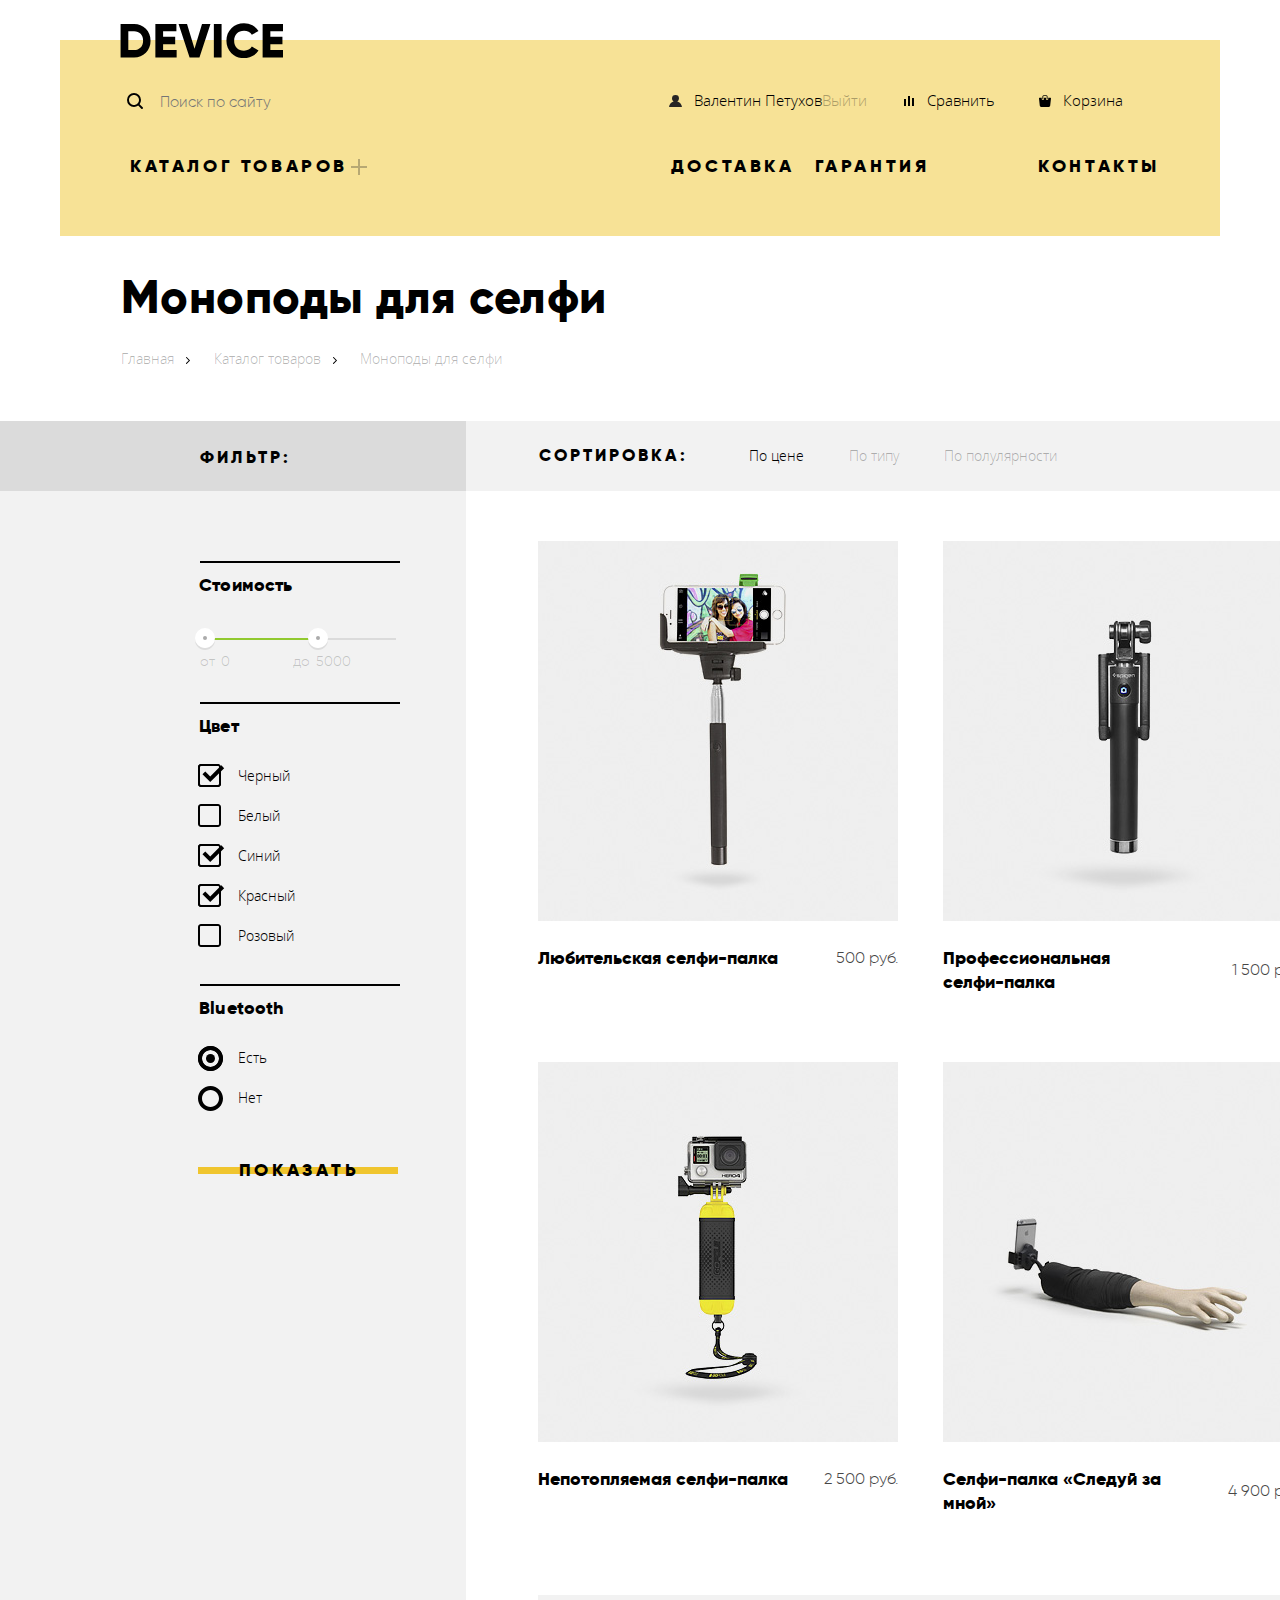
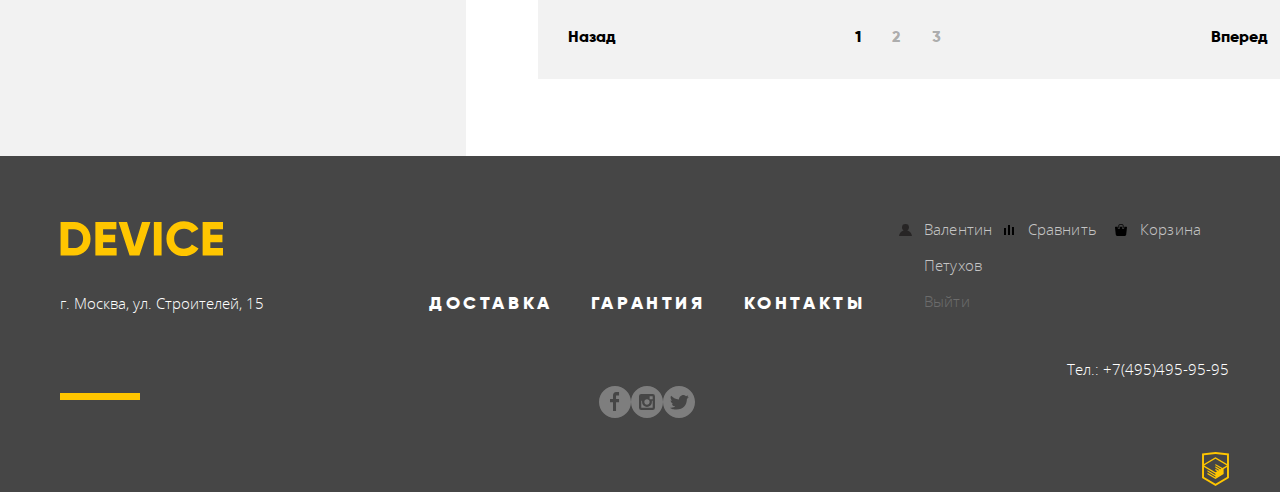
<file: catalog.html>
<!DOCTYPE html>
<html lang="ru">
  <head>
    <meta charset="utf-8">
    <title>HTML Academy: Девайс</title>
    <link href="css/normalize.css" rel="stylesheet">
    <link href="css/style.css" rel="stylesheet" type="text/css">
  </head>
  <body>

    <header class="main-header">

        <div class="center-container">
            <nav class="main-navigation">
                <a href="index.html" class="main-logo">
                    <svg  xmlns="http://www.w3.org/2000/svg"
                      xmlns:xlink="http://www.w3.org/1999/xlink"
                      width="163px" height="35px">
                    <path fill-rule="evenodd"
                    d="M163.881,27.119 L163.881,34.511 L142.617,34.511 L142.617,0.911 L163.640,0.911 L163.640,8.303 L150.349,8.303 L150.349,13.871 L162.431,13.871 L162.431,21.167 L150.349,21.167 L150.349,27.119 L163.881,27.119 ZM124.010,27.695 C125.717,27.695 127.272,27.327 128.674,26.591 C130.075,25.855 131.130,24.847 131.839,23.567 L138.509,27.406 C137.059,29.807 135.045,31.703 132.468,33.095 C129.889,34.487 127.071,35.183 124.010,35.183 C118.951,35.183 114.755,33.511 111.421,30.167 C108.086,26.823 106.419,22.671 106.419,17.711 C106.419,12.751 108.086,8.599 111.421,5.255 C114.755,1.911 118.951,0.239 124.010,0.239 C127.038,0.239 129.841,0.935 132.419,2.327 C134.997,3.719 137.026,5.615 138.509,8.014 L131.839,11.855 C131.098,10.543 130.034,9.527 128.650,8.806 C127.264,8.087 125.717,7.727 124.010,7.727 C121.014,7.727 118.621,8.639 116.833,10.463 C115.045,12.287 114.151,14.703 114.151,17.711 C114.151,20.719 115.045,23.135 116.833,24.959 C118.621,26.783 121.014,27.695 124.010,27.695 ZM93.853,0.911 L101.585,0.911 L101.585,34.511 L93.853,34.511 L93.853,0.911 ZM69.593,34.511 L58.574,0.911 L67.031,0.911 L74.522,25.631 L82.013,0.911 L90.471,0.911 L79.452,34.511 L69.593,34.511 ZM35.376,0.911 L56.399,0.911 L56.399,8.303 L43.109,8.303 L43.109,13.871 L55.191,13.871 L55.191,21.167 L43.109,21.167 L43.109,27.119 L56.641,27.119 L56.641,34.511 L35.376,34.511 L35.376,0.911 ZM14.112,34.511 L0.580,34.511 L0.580,0.911 L14.112,0.911 C18.783,0.911 22.690,2.519 25.832,5.735 C28.973,8.951 30.544,12.943 30.544,17.711 C30.544,22.479 28.973,26.471 25.832,29.687 C22.690,32.902 18.783,34.511 14.112,34.511 ZM20.612,10.871 C18.952,9.159 16.786,8.303 14.112,8.303 L8.313,8.303 L8.313,27.119 L14.112,27.119 C16.786,27.119 18.952,26.263 20.612,24.551 C22.271,22.839 23.101,20.559 23.101,17.711 C23.101,14.863 22.271,12.583 20.612,10.871 Z"/>
                    </svg>
                </a>
                <div class="first-line-menu">       
                    <div>
                        <form action="" method="get" class="search-form">
                            <input type="search" class="search-form-input" name="search-form" placeholder="Поиск по сайту">
                            <button class="search-form-submit" type="submit">Найти</button>
                        </form>
                    </div>
                    <ul class="user-navigation">
                        <li>
                          <a href="login.html" class="login logged-in">Валентин Петухов</a>
                        </li>
                        <li>
                          <a href="index.html" class="logout">Выйти</a>
                        </li>
                    </ul>
                    <ul class="customer-navigation">
                        <li><a href="compare.html" class="compare">Сравнить</a></li>
                        <li><a href="cart.html" class="cart">Корзина</a></li>
                    </ul>
                </div>
                <ul class="site-navigation">
                    <li class="site-navigation-to-catalog">
                        <a href="catalog.html">Каталог товаров</a>
                        <ul class="main-catalog-list">
                            <div class="menu-column-1">
                                <li><a href="">Виртуальная реальность</a></li>
                                <li><a href="catalog.html">Моноподы для селфи</a></li>
                                <li><a href="">Экшн-камеры</a></li>
                            </div>
                            <div class="menu-column-2">
                                <li><a href="">Фитнес-браслеты</a></li>
                                <li><a href="">Умные часы</a></li>
                            </div>
                            <div class="menu-column-3">
                            <li><a href="">Квадрокоптеры</a></li>
                            </div>
                        </ul>
                    </li>
                    <li><a href="delivery.html">Доставка</a></li>
                    <li><a href="guarantee.html">Гарантия</a></li>
                    <li><a href="contacts.html">Контакты</a></li>
                </ul>
             </nav>
        </div>
    </header>
    
    <main class="container">
        <div class="center-container">
            <h1 class="page-title">Моноподы для селфи</h1>
            
            <ul class="breadcrumbs">
                <li><a href="index.html">Главная</a></li>
                <li><a href="catalog.html">Каталог товаров</a></li>
                <li class="breadcrumbs-current"><a>Моноподы для селфи</a></li>
            </ul>
        </div>
        <div class="catalog-columns">

            <div class="catalog-columns-1 filter">
                    <h2>Фильтр:</h2>
                    <form method="get" action="https://echo.htmlacademy.ru">
                        <fieldset class="price-filter filter-item">
                            <legend class="filter-option-legend range-legend">Стоимость</legend>
                            <div class="range-controls">
                                <div class="scale">
                                    <div class="bar"></div>
                                </div>
                                <div class="toggle toggle-min"></div>
                                <div class="toggle toggle-max"></div>
                            </div>
                            <div class="price-controls">
                                <label class="min-price">от
                                    <input name="min-price" type="text" value="0">
                                </label>
                                <label class="max-price">до
                                    <input name="max-price" type="text" value="5000">
                                </label>
                            </div>
                        </fieldset>

                        <fieldset class="filter-item">
                            <legend  class="filter-option-legend">Цвет</legend>
                            <ul>
                                <li class="filter-option">
                                    <input class="visually-hidden filter-input filter-input-checkbox" type="checkbox" name="color" value="black" id="filter-black" checked>
                                    <label for="filter-black">Черный</label>
                                </li>
                                <li class="filter-option">
                                    <input class="visually-hidden filter-input filter-input-checkbox" type="checkbox" name="color" value="white" id="filter-white">
                                    <label for="filter-white">Белый</label>
                                </li>
                                <li class="filter-option">
                                    <input class="visually-hidden filter-input filter-input-checkbox" type="checkbox" name="color" value="blue" id="filter-blue" checked>
                                    <label for="filter-blue">Синий</label>
                                </li>
                                <li class="filter-option">
                                    <input class="visually-hidden filter-input filter-input-checkbox" type="checkbox" name="color" value="red" id="filter-red" checked>
                                    <label for="filter-red">Красный</label>
                                </li>
                                <li class="filter-option">
                                    <input class="visually-hidden filter-input filter-input-checkbox" type="checkbox" name="color" value="pink" id="filter-pink">
                                    <label for="filter-pink">Розовый</label>
                                </li>
                            </ul>
                        </fieldset>
                        <fieldset  class="filter-item filter-item-last-child">
                            <legend  class="filter-option-legend">Bluetooth</legend>
                            <ul>
                                <li class="filter-option">
                                    <input class="visually-hidden filter-input filter-input-radio" type="radio" name="bluetooth-group" value="bluetooth-on" checked id="bluetooth-on-group">
                                    <label for="bluetooth-on-group">Есть</label>
                                </li>
                                <li class="filter-option">
                                    <input class="visually-hidden filter-input filter-input-radio" type="radio" name="bluetooth-group" value="bluetooth-off" id="bluetooth-off-group">
                                    <label for="bluetooth-off-group">Нет</label>
                                </li>
                            </ul>
                        </fieldset>
                        <button type="submit" class="filter-button button">Показать</button>
                    </form>
            </div>
            <div class="catalog-columns-2">
                <section class="sort">
                    <h2>Сортировка:</h2>
                    <div class="sort-list">
                        <button class="sort-item"><a href="price-up.html" class="current-sort">По цене</a></button>
                        <button class="sort-item"><a href="type-up.html">По типу</a></button>
                        <button class="sort-item last-sort-item"><a href="popularity-up.html">По полулярности</a></button>
                    </div>
                    <div class="arrow-list">    
                        <button class="arrow-up arrow-current"><a><span class="visually-hidden">По убыванию</span></a></button>
                        <button class="arrow-down"><a><span class="visually-hidden">По возрастанию</span></a></button>
                    </div>
                     
                </section>
            
                <section>
                    <h2 class="visually-hidden">Список моноподов для селфи</h2>

                    <div class="catalog-list">
                        <div class="catalog-item">
                            <div class="actions">
                                <a class="cart" href="#">В корзину</a>
                                <a class="compare" href="#">Добавить к сравнению</a>
                            </div>
                            <div class="product-image">
                                <a href="amateur-selfie-stick.html">
                                    <img src="img/amateur-selfie-stick.jpg" width="360" height="380" alt="Любительская селфи-палка">
                                </a>
                            </div>
                            <div class="product-details">
                                <div class="title">
                                    <h3>
                                        <a href="amateur-selfie-stick.html">Любительская селфи-палка</a>
                                    </h3>
                                </div>
                                <div class="price">
                                    <span>500 руб.</span>
                                </div>
                            </div>
                        </div>

                        <div class="catalog-item">
                            <div class="actions">
                                <a class="cart" href="#">В корзину</a>
                                <a class="compare" href="#">Добавить к сравнению</a>
                            </div>
                            <div class="product-image">
                                <a href="professional-selfie-stick.html">
                                    <img src="img/professional-selfie-stick.jpg" width="360" height="380" alt="Профессиональная селфи-палка">
                                </a>
                            </div>
                            <div class="product-details">
                                <div class="title">
                                    <h3>
                                        <a href="professional-selfie-stick.html">Профессиональная селфи-палка
                                        </a>
                                    </h3>
                                </div>
                                <div class="price">
                                    <span>1 500 руб.</span>
                                </div>
                            </div>
                        </div>

                        <div class="catalog-item">
                            <div class="actions">
                                <a class="cart" href="#">В корзину</a>
                                <a class="compare" href="#">Добавить к сравнению</a>
                            </div>
                            <div class="product-image">
                                <a href="unsinkable-selfie-stick.html">
                                    <img src="img/unsinkable-selfie-stick.jpg" width="360" height="380" alt="Непотопляемая селфи-палка">
                                </a>
                            </div>
                            <div class="product-details">
                                <div class="title">
                                    <h3>
                                        <a href="unsinkable-selfie-stick.html">Непотопляемая селфи-палка
                                        </a>
                                    </h3>
                                </div>
                                <div class="price">
                                    <span>2 500 руб.</span>
                                </div>
                            </div>
                        </div>

                        <div class="catalog-item">
                            <div class="actions">
                                <a class="cart" href="#">В корзину</a>
                                <a class="compare" href="#">Добавить к сравнению</a>
                            </div>
                            <div class="product-image">
                                <a href="selfie-stick-follow-me.html">
                                    <img src="img/selfie-stick-follow-me.jpg" width="360" height="380" alt="Селфи-палка «Следуй за мной»">
                                </a>
                            </div>
                            <div class="product-details">
                                <div class="title">
                                    <h3>
                                       <a href="selfie-stick-follow-me.html">Селфи-палка «Следуй за мной»
                                        </a>
                                    </h3>
                                </div>
                                <div class="price">
                                    <span>4 900 руб.</span>
                                </div>
                            </div>
                        </div>
                    </div>
                </section>

                <ul class="pagination-list">
                    <li class="pagination-item-back"><a href="#">Назад</a></li>
                    <div class="center-pagination">
                        <li class="pagination-item pagination-item-current"><a>1</a></li>
                        <li class="pagination-item"><a href="#">2</a></li>
                        <li class="pagination-item"><a href="#">3</a></li>
                    </div>
                    <li class="pagination-item-forward"><a href="#">Вперед</a></li>
                </ul>
            </div>
        </div>
    </main>

        <footer class="main-footer">
        <div class="center-container"> 
        <div class="footer-column footer-column-1">
            <a class="footer-logo">
                <svg  xmlns="http://www.w3.org/2000/svg"
                      xmlns:xlink="http://www.w3.org/1999/xlink"
                      width="163px" height="35px">
                    <path fill-rule="evenodd"
                    d="M163.881,27.119 L163.881,34.511 L142.617,34.511 L142.617,0.911 L163.640,0.911 L163.640,8.303 L150.349,8.303 L150.349,13.871 L162.431,13.871 L162.431,21.167 L150.349,21.167 L150.349,27.119 L163.881,27.119 ZM124.010,27.695 C125.717,27.695 127.272,27.327 128.674,26.591 C130.075,25.855 131.130,24.847 131.839,23.567 L138.509,27.406 C137.059,29.807 135.045,31.703 132.468,33.095 C129.889,34.487 127.071,35.183 124.010,35.183 C118.951,35.183 114.755,33.511 111.421,30.167 C108.086,26.823 106.419,22.671 106.419,17.711 C106.419,12.751 108.086,8.599 111.421,5.255 C114.755,1.911 118.951,0.239 124.010,0.239 C127.038,0.239 129.841,0.935 132.419,2.327 C134.997,3.719 137.026,5.615 138.509,8.014 L131.839,11.855 C131.098,10.543 130.034,9.527 128.650,8.806 C127.264,8.087 125.717,7.727 124.010,7.727 C121.014,7.727 118.621,8.639 116.833,10.463 C115.045,12.287 114.151,14.703 114.151,17.711 C114.151,20.719 115.045,23.135 116.833,24.959 C118.621,26.783 121.014,27.695 124.010,27.695 ZM93.853,0.911 L101.585,0.911 L101.585,34.511 L93.853,34.511 L93.853,0.911 ZM69.593,34.511 L58.574,0.911 L67.031,0.911 L74.522,25.631 L82.013,0.911 L90.471,0.911 L79.452,34.511 L69.593,34.511 ZM35.376,0.911 L56.399,0.911 L56.399,8.303 L43.109,8.303 L43.109,13.871 L55.191,13.871 L55.191,21.167 L43.109,21.167 L43.109,27.119 L56.641,27.119 L56.641,34.511 L35.376,34.511 L35.376,0.911 ZM14.112,34.511 L0.580,34.511 L0.580,0.911 L14.112,0.911 C18.783,0.911 22.690,2.519 25.832,5.735 C28.973,8.951 30.544,12.943 30.544,17.711 C30.544,22.479 28.973,26.471 25.832,29.687 C22.690,32.902 18.783,34.511 14.112,34.511 ZM20.612,10.871 C18.952,9.159 16.786,8.303 14.112,8.303 L8.313,8.303 L8.313,27.119 L14.112,27.119 C16.786,27.119 18.952,26.263 20.612,24.551 C22.271,22.839 23.101,20.559 23.101,17.711 C23.101,14.863 22.271,12.583 20.612,10.871 Z"/>
                </svg>
            </a>
            <address class="footer-contacts">
               г. Москва, ул. Строителей, 15
            </address> 
            
        </div>

        <div class="footer-column footer-column-2">
            <ul class="footer-features">
                <li><a href="delivery.html">Доставка</a></li>
                <li><a href="guarantee.html">Гарантия</a></li>
                <li><a href="contacts.html">Контакты</a></li>
            </ul>
            <ul class="social-buttons">
                <li><a class="social-button facebook" href="#"><span class="visually-hidden">Facebook</span><img src="img/svg/fb.svg" width="32" height="32"></a></li>
                <li><a class="social-button instagram" href="#"><span class="visually-hidden">Instagram</span><img src="img/svg/instagram.svg" width="32" height="32"></a></li>
                <li><a class="social-button twitter" href="#"><span class="visually-hidden">Twitter</span><img src="img/svg/twitter.svg" width="32" height="32"></a></li>
            </ul>
        </div>

        <div class="footer-column footer-column-3">
            <ul class="footer-navigation">
                <li>
                  <a href="login.html" class="login logged-in">Валентин Петухов</a>
                  <a href="index.html" class="logout">Выйти</a>
                </li>
                <li><a href="compare.html" class="compare">Сравнить</a></li>
                <li><a href="cart.html" class="cart">Корзина</a></li>
            </ul>

            <p class="footer-phone">
               Тел.: +7(495)495-95-95 
            </p>

            <div class="html-academy-logo">
                <a class="html-academy-logo" href="https://htmlacademy.ru">
                    <svg version="1.1" id="Layer_1" xmlns="http://www.w3.org/2000/svg" xmlns:xlink="http://www.w3.org/1999/xlink" x="0px" y="0px" width="27px" height="34px" viewBox="0 0 26.943 34.09" enable-background="new 0 0 26.943 34.09" xml:space="preserve">
                        <path d="M13.62,0.017L13.472,0L0,1.412v24.661l13.473,8.017l13.43-7.99l0.042-0.025V1.412L13.62,0.017z M25.019,12.127L13.495,5.334 L13.494,5.23l-0.087,0.05l-0.088-0.056v0.109L1.925,12.118V3.147l11.548-1.212l11.547,1.212V12.127z M13.405,6.787L24.923,13.5 l-4.479,2.64l-7.093-4.221l-0.014,1.415l5.904,3.513l-0.86,0.507l-5.03-2.992l-0.014,1.415l3.827,2.275l-0.782,0.523l-3.031-1.787 l-0.014,1.413l1.853,1.091l-1.8,1.081L2.034,13.622L13.405,6.787z M1.925,15.127l11.411,6.791l0.016,1.044L5.41,18.234L5.395,19.65 l7.979,4.795l0.018,1.076l-7.973-4.74l-0.013,1.414l8.021,4.822l0.046,0.025l8.143-4.872l-0.011-5.177l3.415-2.036v10.021 L13.472,31.85L1.925,24.979V15.127z"/>
                    </svg>
                </a>
            </div>
        </div>

    </div>

    </footer>
    
  </body>
</html>
</file>
<file: css/style.css>
@font-face {
    font-family: "Gilroy";
    src: url("../fonts/web/gilroyextrabold.woff2") format("woff2"),
	   url("../fonts/web/gilroyextrabold.woff") format("woff");
    font-weight: 800;
    font-style: normal; 
}

@font-face {
    font-family: "OpenSans";
    src: url("../fonts/web/opensans.woff2") format("woff2"),
	   url("../fonts/web/opensans.woff") format("woff");
    font-weight: 400;
    font-style: normal; 
}
@font-face {
    font-family: "OpenSans";
    src: url("../fonts/web/opensanslight.woff2") format("woff2"),
	   url("../fonts/web/opensanslight.woff") format("woff");
    font-weight: 300;
    font-style: normal; 
}

@font-face {
    font-family: "Gilroy";
    src: url("../fonts/web/gilroylight.woff2") format("woff2"),
	   url("../fonts/web/gilroylight.woff") format("woff");
    font-weight: 300;
    font-style: normal; 
}

body {
    min-width: 1200px;
    margin: 0;
    padding: 0;

    font-family: "Gilroy", "Arial", Sans-serif;
/*    font-size: 18px;*/
    line-height: 24px;
    font-weight: 700;
    color: #000000;
}

a {
    text-decoration: none;
}

.center-container {
    width: 1160px;
    margin: 0 auto;
   /* padding: 20px;*/
}

.main-header {
    width: 1160px;
    margin: 0 auto;
    margin-top: 40px;
    padding: 0 60px;

    font-size: 18px;
    line-height: 24px; 
    color: #000000;
}

.main-navigation {
    position: relative;
    padding: 33px 60px 32px 60px;
    display: flex;
    flex-direction: column;
    align-items: center;
    background-color: #f7e296;
    /*background: linear-gradient(to bottom, white 10%, #f7e296 10%);*/
}

.main-logo {
    position: absolute;
    top: -17px;
    left: 60px;

    display: block;
    width: 163px;
    height: 35px;
    /*margin-left: 59px;*/
    align-self: flex-start;
}

.first-line-menu {
    display: flex;
    justify-content: space-between;
    align-items: center;
    width: 100%;
    margin-bottom: 27px;
}

form.search-form {
    position: relative;
}

form.search-form::before {
    position: absolute;
    top: 15px;
    left: 6px;
    
    content: "";
    width: 16px;
    height: 16px;

    background-image: url(../img/svg/search.svg);
    background-position: 50% 50%;
    background-repeat: no-repeat;
}

.search-form {
    display: flex;
    width: 437px;
    min-height: 49px;
    margin: 0;
    margin-top: 5px;
    margin-left: 1px;
    margin-right: 100px;
    padding: 0;
    padding-left: 36px;


    font-size: 15px;
    line-height: 30px; 

    border: 0;
    color: rgba(0, 0, 0, 0.3);
}

.search-form input {
    width: 356px;
    padding: 0;


    margin-left: 3px;

    background-color: transparent;
    outline: none;
    border: none;  
}

.search-form button {
    display: none;
}

.search-form-input:focus ~ .search-form-submit {
    display: block;
    width: 85px;
    min-height: 49px;

    background-color: transparent;
    border: solid #000000 2px;
    color: #000000;
}

.search-form-submit:hover button{
    background-color: #000000;
    color: #ffffff;
}

/*.search-form button:active {
    background-color: #000000;
    color: rgba(255, 255, 255, 0.3);
}*/

.search-form-input:focus {
    border-bottom: solid 2px #000000;
}

.search-form:hover {
    color: rgba(0, 0, 0, 0.6);
}

.user-navigation,
.customer-navigation {
    display: flex;
    /*justify-content: space-between;*/
    width: 430px;
    margin: 0;

    padding: 0;

    list-style: none;
}

.user-navigation a,
.customer-navigation a {
    color: #000000;
    font-family: "OpenSans", "Arial", Sans-serif;
    font-weight: 300;
    font-size: 15px;
    line-height: 30px;
}

.user-navigation a:hover,
.customer-navigation a:hover { 
    color: rgba(0, 0, 0, 0.6);
}

.user-navigation a:active,
.customer-navigation a:active {
    color: rgba(0, 0, 0, 0.3);
}

.user-navigation .login {
    position: relative;

    margin-right: 231px;
}

.user-navigation .logged-in {
    margin-right: 0;
    width: 231px;
}

.customer-navigation .compare,
.customer-navigation .cart {
    position: relative;
}

.customer-navigation .compare {
    margin-right: 27px;
    padding-right: 41px;
}

.user-navigation .login::before,
.customer-navigation .compare::before,
.customer-navigation .cart::before {
    position: absolute;
    top: 5px;
    left: -25px;
    content: "";

    width: 13px;
    height: 12px;

    background-position: 50% 50%;
    background-repeat: no-repeat;
}

.user-navigation .login::before {
    background-image: url(../img/svg/user.svg);
}
.customer-navigation .compare::before {
    background-image: url(../img/svg/compare.svg);
}
.customer-navigation .cart::before {
    background-image: url(../img/svg/cart.svg);
}

.site-navigation {
    position: relative;

    display: flex;
    /*justify-content: space-between;*/
    min-height: 50px;
    margin: 0 auto;
    padding: 0px;
    width: 100%;

    background-color: #f7e296;

    list-style: none;
}

.site-navigation li:last-child {
   margin-left: auto;
}

.site-navigation > li:last-child a {
   margin: 0;
}

.site-navigation-to-catalog {
    flex-basis: 52%;
}

.site-navigation-to-catalog a {
    position: relative;

    padding-right: 32px;
}

.site-navigation-to-catalog > a::before {
    position: absolute;
    top: 4px;
    right: 13px;
    
    content: "";
    width: 16px;
    height: 16px;

    background-image: url(../img/svg/plus.svg);
    background-position: 50% 50%;
    background-repeat: no-repeat;
    opacity: 0.3;
}

.site-navigation a {
    margin: 10px;

    color: #000000;
    font-family: "Gilroy", "Arial", Sans-serif;
    font-weight: 800;
    font-size: 18px;
    line-height: 24px;
    text-transform: uppercase;
    letter-spacing: 3.6px;
}

.site-navigation a:hover {
    opacity: 0.6;
}

.site-navigation a:active {
    opacity: 0.3;
}

.main-catalog-list {
    position: absolute;
    top: 40px;
    left: -60px;

    display: none;
    box-sizing: border-box;
    width: 1160px;
    padding-left: 60px;
    padding-bottom: 47px;
    z-index: 10;
    
    background-color: #f7e296;
    list-style: none;

}

.logout {
    opacity: 0.3;
}

.logout:hover {
    opacity: 0.6;
}

.main-catalog-list a {
    font-family: "Gilroy", "Arial", Sans-serif;
    font-weight: 800;
    font-size: 18px;
    line-height: 24px;
    letter-spacing: 0.15px;
    color: #000000;
}


.site-navigation-to-catalog:hover .main-catalog-list {
  display: flex;
  justify-content: flex-start;
}

.menu-column-1,
.menu-column-2,
.menu-column-3 {
    margin-right: 58px;
}


.site-navigation-to-catalog .main-catalog-list a {
    color: #000000;
    font-family: "OpenSans", "Arial", Sans-serif;
    font-weight: 300;
    font-size: 15px;
    line-height: 36px; 
    text-transform: capitalize;
}

.main-catalog-list a:hover {
    opacity: 0.6;
}

.main-catalog-list a:active {
    opacity: 0.3;
}

.slider {
    position: relative;
}

section.slider {
    background: linear-gradient(to bottom, #f7e296 113px, #ffffff 113px, #ffffff 100%);
    margin: 0;
}
/*для визульности*/
ul.slider-list {
    min-height: 530px;
    margin: 0;
    padding: 0;
}

.slider-item:nth-child(1) .slider-details::after,
.slider-item:nth-child(2) .slider-details::after,
.slider-item:nth-child(3) .slider-details::after{
  position: absolute;
  top: -11px;
  right: 46px;
  z-index: 0;

  font-size: 179.2px;
  line-height: 179.2px;
  letter-spacing: 0.01em;
  color: #ffffff;
}

.slider-item:nth-child(1) .slider-details::after{
    content: "01";
}

.slider-item:nth-child(2) .slider-details::after{
    content: "02";
}

.slider-item:nth-child(3) .slider-details::after{
    content: "03";
}

.slider-item.slide {
    display: none;
}

.slider-list b {
    position: relative;
    z-index: 1;

    color: #000000;
    font-family: "Gilroy", "Arial", Sans-serif;
    font-weight: 800;
    font-size: 47px;
    line-height: 56px;
    letter-spacing: 0.48px;
}

.slider-list p {
    color: #464646;
    font-family: "OpenSans", "Arial", Sans-serif;
    font-weight: 300;
    font-size: 15px;
    line-height: 30px;
    letter-spacing: 0.15px;
}

.slider-list a {
    color: #000000;
    font-family: "Gilroy", "Arial", Sans-serif;
    font-weight: 800;
    font-size: 18px;
    line-height: 23px;
    letter-spacing: 3.7px;
}


.slider-item {
    display: flex;
    flex-direction: row;
    justify-content: space-around;
    align-items: flex-start;
    margin: 0;
    padding: 0;
    width: 1160px;
}

.more-info-container {
    display: flex;
    justify-content: space-between;   
    align-items: center;
    width: 498px;
    margin: 30px 0 48px 0;
}

.more-info-button {
    position: relative;
    z-index: 5;
    display: block;
    box-sizing: border-box;
    padding: 8px 8px 8px 10px;
    width: 220px;
    letter-spacing: .2em;
    text-align: center;
    text-transform: uppercase;
    background-color: transparent;
    border: 0;
    cursor: pointer;
    color: #000000;
    font-family: "Gilroy", "Arial", Sans-serif;
    font-weight: 800;
    font-size: 18px;
    line-height: 23px;
}

.about-us-btns {
    width: 260px;
}

.more-info-button::before {
    content: "";
    position: absolute;
    left: 0;
    top: 40%;
    height: 20%;
    width: 100%;
    z-index: -1;
    background-color: #f0c52e;
    transition-duration: 300ms;
    transition-timing-function: ease-in-out;
    transition-property: height,top,bottom;
}

.more-info-button:hover::before {
    top: 0;
    bottom: 0;
    height: 100%;
}


.slider-image {
    width: 385px;
    margin-left: 95px;
    margin-right: 125px;

    background-color: transparent;
}

.slider-details {
    position: relative;
    width: 560px;
    padding-top: 81px;
    padding-bottom: 30px;
}

.slider-details::before {
    content: "";
    position: absolute;
    top: 39px;
    left: 0;
    width: 100px;
    height: 7px;
    background-color: #fff;
}

.slider-details-text {
    height: 76px;
    margin-top: 16px;
}

.slider-details-text p {
    margin-top: 2px;
    margin-bottom: 2px;
}

tr.data-table {
    color: #000000;
    font-family: "Gilroy", "Arial", Sans-serif;
    font-weight: 300;
    font-size: 36px;
    line-height: 48px;
    letter-spacing: 0.36px; 
}

.data-table > td,
.head-table > td {
    padding-right: 70px;
}

.data-table > td:last-child,
.head-table > td:last-child {
    padding-right: 0;
}

tr.head-table {
    color: #464646;
    font-family: "OpenSans", "Arial", Sans-serif;
    font-weight: 300;
    font-size: 13px;
    line-height: 20px;
    letter-spacing: 0.13px; 
}

.slider-controls {
    display: flex;
    align-items: center;
}

.slider-controls label {
    display: inline-block;
    width: 12px;
    height: 12px;
    margin-right: 21px;

    vertical-align: top;
    cursor: pointer;
    font-size: 0;

    background-image: url(../img/svg/slider-button-empty.svg);
    background-repeat: no-repeat;
    background-size: cover;
}

#product-1:checked ~ .site-wrapper #slide1,
#product-2:checked ~ .site-wrapper #slide2,
#product-3:checked ~ .site-wrapper #slide3 {
  display: flex;
}

#product-1:checked ~ .site-wrapper label[for="product-1"],
#product-2:checked ~ .site-wrapper label[for="product-2"],
#product-3:checked ~ .site-wrapper label[for="product-3"] {
  background-color: #ffffff;
  background-image: url(../img/svg/slider-button.svg);
}


.catalog-navigation {
    display: flex;
    margin: 0;
    margin-bottom: 184px;
    padding: 0;
}

.catalog-navigation li {
    margin-right: 44px;

    list-style: none;
}

.catalog-navigation li:last-child {
    margin-right: 0;
}

.catalog-navigation-list {
    display: flex;
    justify-content: space-between;
    width: 1160px;
    padding-left: 0;
}


.catalog-navigation-list a {
    color: #000000;
    font-family: "Gilroy", "Arial", Sans-serif;
    font-weight: 800;
    font-size: 18px;
    line-height: 24px;
    letter-spacing: 0.18px; 
}

.catalog-navigation-list a:hover,
.catalog-navigation-list a:visited {
    color: #000000;
}

.catalog-navigation-list a:active {
    opacity: 0.3;
}

.catalog-navigation-list li {
    position: relative;

    padding-top: 196px;
    width: 160px;
}

li.virtual-list::after,
li.monopod::after,
li.action-camera::after, 
li.fitness::after,
li.smart-watch::after,
li.quadcopter::after { 
    position: absolute;
    z-index: 2;
    top: 0;
    left: 0;
    content: "";

    display: block;
    width: 160px;
    height: 160px;

    background-color: #f7e184;
    background-position: 50% 50%;
    background-repeat: no-repeat;
}

li.virtual-list:hover::after,
li.monopod:hover::after,
li.action-camera:hover::after, 
li.fitness:hover::after,
li.smart-watch:hover::after,
li.quadcopter:hover::after {
    background-color: #f0c52e;
}

li.virtual-list::before,
li.monopod::before,
li.action-camera::before, 
li.fitness::before,
li.smart-watch::before,
li.quadcopter::before { 
    position: absolute;
    z-index: 3;
    top: 0;
    left: 0;
    content: "";

    display: block;
    width: 160px;
    height: 160px;

    background-position: 50% 50%;
    background-repeat: no-repeat;
}

li.virtual-list::before {
    background-image: url(../img/svg/popular-1.svg);
}

li.monopod::before {
    background-image: url(../img/svg/popular-2.svg);
}

li.action-camera::before {
    background-image: url(../img/svg/popular-3.svg);
}

li.fitness::before {
    background-image: url(../img/svg/popular-4.svg);
}

li.smart-watch::before {
    background-image: url(../img/svg/popular-5.svg);
   
}

li.quadcopter::before {
    background-image: url(../img/svg/popular-6.svg);
}

li.virtual-list:hover::before,
li.monopod:hover::before,
li.action-camera:hover::before, 
li.fitness:hover::before,
li.smart-watch:hover::before,
li.quadcopter:hover::before {
    /*background-color: #f0c52e;*/
}
li.virtual-list:active::before,
li.monopod:active::before,
li.action-camera:active::before, 
li.fitness:active::before,
li.smart-watch:active::before,
li.quadcopter:active::before {
    /*background-color: #f0c52e;*/
    opacity: 0.3;

}

.button {
  position: relative;
  z-index: 5;

  display: block;
  box-sizing: border-box;
  padding: 8px;
  padding-left: 10px;

  letter-spacing: 0.2em;
  text-align: center;
  text-transform: uppercase;

  background-color: transparent;
  border: none;

  cursor: pointer;
}

.button::before {
  content: "";
  position: absolute;
  left: 0;
  top: 40%;
  height: 20%;
  width: 100%;
  z-index: -1;
  background-color: #f0c52e;
  transition-duration: 300ms;
  transition-timing-function: ease-in-out;
  transition-property: height, top, bottom;
}

.button:hover::before,
.button:focus::before {
  top: 0;
  bottom: 0;
  height: 100%;
}

.button:active {
  color: rgba(0, 0, 0, 0.3);
}

.services {
    margin: 0 auto; 
  margin-bottom: 94px;
  padding-bottom: 115px;
  background-color: #e5e5e5;
}

.services .container {
  display: flex;
 
}

.service-controls {
  position: relative;
  width: 259px;
  margin-right: 116px;
  margin-top: -20px;
  padding-right: 25px;
}

.service-controls::after {
  content: "";
  position: absolute;
  top: -80px;
  right: 0px;
  width: 7px;
  height: calc(100% + 126px);
  background-color: #000000;
}

.service-controls-item {
    width: 160px;
    margin-bottom: 24px;
    margin-left: 0;

    font-family: "Gilroy", "Arial", Sans-serif;
    font-weight: 800;
    font-size: 18px;
    line-height: 24px;
    letter-spacing: 3.6px; 


}

.service-controls-item:nth-child(2) {
  margin-bottom: 25px;
}

.service-item {
  display: none;
  padding-right: 300px;
  padding-top: 20px;
  padding-bottom: 20px;
}

#service-1:checked~.service-list .service-item:nth-child(1) {
  display: block;
}

#service-2:checked~.service-list .service-item:nth-child(2) {
  display: block;
}

#service-3:checked~.service-list .service-item:nth-child(3) {
  display: block;
}

#service-1:checked~.service-controls .service-controls-item-1,
#service-2:checked~.service-controls .service-controls-item-2,
#service-3:checked~.service-controls .service-controls-item-3 {
  width: 277px;
  padding-right: 127px;
  color: #f7e184;
  background-color: #000000;
}

#service-1:checked~.service-controls .service-controls-item-1::before,
#service-2:checked~.service-controls .service-controls-item-2::before,
#service-3:checked~.service-controls .service-controls-item-3::before {
  top: 0;
  height: 100%;
  background-color: #000000;
}

#service-1:focus~.service-controls .service-controls-item-1,
#service-2:focus~.service-controls .service-controls-item-2,
#service-3:focus~.service-controls .service-controls-item-3 {
  outline-color: rgb(77, 144, 254);
  outline-offset: -2px;
  outline-style: auto;
  outline-width: 5px;
}

.service-list {
  width: 760px;
  margin: 0;
  margin-top: -47px;
  padding: 0;
  list-style: none;
}

.service-item:nth-child(1) {
  background-image: url("../img/svg/delivery.svg");
  background-repeat: no-repeat;
  background-position: 558px 32px;
}

.service-item:nth-child(2) {
  background-image: url("../img/svg/warranty.svg");
  background-repeat: no-repeat;
  background-position: 543px 8px;
}

.service-item:nth-child(3) {
  background-image: url("../img/svg/credit.svg");
  background-repeat: no-repeat;
  background-position: 534px 8px;
}

.service-item h3 {
  margin: 0;
  margin-bottom: 31px;
  margin-left: 1px;
  padding: 0;
  font-size: 47px;
  line-height: 48px;
  letter-spacing: 0.01em;
}

.service-item p {
  margin: 0;
  padding: 0;
  font-family: "Open Sans", "Arial", sans-serif;
  font-size: 15px;
  line-height: 30px;
  font-weight: 300;
  letter-spacing: 0.01em;
  color: #464646;
}


.visually-hidden:not(:focus):not(:active),
input[type="checkbox"].visually-hidden,
input[type="radio"].visually-hidden {
    position: absolute;

    width: 1px;
    height: 1px;
    margin: -1px;
    border: 0;
    padding: 0;

    white-space: nowrap;

    clip-path: inset(100%);
    clip: rect(0 0 0 0);
    overflow: hidden;
}
.producers {
    display: flex;
    flex-wrap: wrap;
    margin-bottom: 86px;
}

.producer-item{
    margin: 0;
    margin-right: 40px;

}

.producer-item:last-child {
     margin-right: 0;
}

.producers img{
    opacity: 0.2;
    filter: grayscale(1);
}

.producers img:hover {
    opacity: 1;
    filter: grayscale(0);
}

.main-information {
    display: flex;
    justify-content: space-between;
    margin-bottom: 82px;
    padding: 0;
}

.about-us {
    position: relative;
    width: 500px;
    margin-right: 100px;
    padding-top: 52px;
}
.about-us::before,
.contacts::before {
    position: absolute;
    top: 0;
    content: "";

    width: 80px;
    height: 7px;

    background-color: #000000;
}

.about-us h2 {
    margin: 0;
    margin-bottom: 43px;
    padding: 0;

    color: #000000;
    font-family: "Gilroy", "Arial", Sans-serif;
    font-weight: 800;
    font-size: 47px;
    line-height: 47px;
    letter-spacing: 0.48px; 
}
.add-information {
    width: 464px;
    margin: 0;
    padding: 0;
}
.about-us p {
    margin-bottom: 30px;

    color: #464646;
    font-family: "OpenSans", "Arial", Sans-serif;
    font-weight: 300;
    font-size: 15px;
    line-height: 30px;
}

.transport-companies li{
    position: relative;

    margin-bottom: 16px;

    color: #000000;
    font-family: "Gilroy", "Arial", Sans-serif;
    font-weight: 800;
    font-size: 16px;
    line-height: 24px;

    list-style: none;
}
.transport-companies li::before {
    position: absolute;
    top: 8px;
    left: -34px;

    box-sizing: border-box;
    width: 8px;
    height: 8px;

    content: "";
    
    border: 2px solid #e5e5e5;
    border-radius: 50%;
}
.transport-companies {
    margin: 0;
    margin-bottom: 62px;
    padding: 0;
    padding-top: 16px;
    padding-left: 35px;

    font-size: 16px;
    letter-spacing: 0.01em;
    list-style: none;
}

.about-us-btn,
.write-button {
    display: block;
    width: 220px;
    height: 40px;
    padding: 8px 44px;

    font-family: "Gilroy", "Arial", Sans-serif;
    font-weight: 800;
    font-size: 18px;
    line-height: 23px;
    letter-spacing: 3.7px; 
    color: #000000;
    text-transform: uppercase;



    background: linear-gradient(to bottom, transparent 30%, #f0c52e 30%, #f0c52e 70%, transparent 70%);
}
a.about-us-btn {
vertical-align: middle;
}

.about-us-btn:hover,
.write-button:hover {
    width: 220px;

    background-color: #f0c52e;
    
    transition-duration: 300ms;
    transition-timing-function: ease-in-out;
    transition-property: height, top, bottom;
}

.about-us-btn:active,
.write-button:active {
    background-color: #f0c52e;
    color: rgba(0, 0, 0, 0.3);
}
.contacts {
    position: relative;
    width: 560px;
    padding-top: 52px;
}
.contacts h2 {
    margin: 0;
    margin-bottom: 43px;
    padding: 0;

    color: #000000;
    font-family: "Gilroy", "Arial", Sans-serif;
    font-weight: 800;
    font-size: 47px;
    line-height: 47px;
    letter-spacing: 0.48px; 
}

.contacts p {
    margin: 0;
    margin-bottom: 39px;
    padding: 0;

    color: #464646;
    font-family: "OpenSans", "Arial", Sans-serif;
    font-weight: 300;
    font-size: 15px;
    line-height: 30px;
}
.contacts-map {
  display: block;
  width: 560px;
  height: 222px;
  margin-bottom: 69px;

  background-color: #eaeaea;
}

.contacts-map img {
  display: block;
}

.hidden {
    display: none;
}

.main-footer .center-container{
    display: flex;
    justify-content: space-between;
}

.footer-column-1 {
    position: relative;

    display: flex;
    flex-direction: column;
    flex-wrap: wrap;
    width: 205px;
}

.footer-column-1::before {
    position: absolute;
    top: 237px;

    width: 80px;
    height: 7px;
    content: "";
    background-color: #ffc600; 
}

.footer-column-1 address.footer-contacts {
    width: 205px;
    margin-top: 25px;

    color: #ffffff;
    font-family: "OpenSans", "Arial", Sans-serif;
    font-weight: 300;
    font-size: 15px;
    line-height: 30px;
    font-style: normal;
}

.main-footer li {
    list-style: none;
}

.main-footer {
    background-color: #464646;
}

.footer-logo svg {
    fill: #ffc600;

}

.footer-logo svg:hover {
    opacity: 0.6;
}

.footer-logo svg:active {
    opacity: 0.3;
}

.footer-logo{
    margin-top: 65px;
}

.footer-column-2 {
    margin-left: 164px;
}

.footer-features {
    display: flex;
    flex-wrap: wrap;
    flex-direction: row;

    width: 440px;
    margin: 0;
    padding: 0;
    margin-top: 135px;

    list-style: none;
}

.footer-features li:nth-child(2){
    margin-left: 38px;
}

.footer-features li:last-child{
    margin-left: 38px;
    margin-right: 0;
}
.footer-features a {
    color: #ffffff;
    font-family: "Gilroy", "Arial", Sans-serif;
    font-weight: 800;
    font-size: 18px;
    line-height: 24px;
    letter-spacing: 3.6px;
    text-transform: uppercase;
}

.footer-features a:hover {
    color: rgba(255, 255, 255, 0.6);
}

.footer-features a:active {
    color: rgba(255, 255, 255, 0.3);
}

ul.social-buttons {
    display: flex;
    flex-wrap: wrap;
    width: 141px;
    margin: 0 auto;
    margin-top: 70px;
    margin-bottom: 67px;
    
}
.social-button {
    display: block;    
    margin-right: 23px;

    opacity: 0.3;
}

.social-button:last-child {
    margin-right: 0;
}

.social-button:hover {
    opacity: 0.6;
}

.social-button:active {
    opacity: 0.1;
}

.footer-navigation {
    display: flex;
    justify-content: space-between;
    width: 320px;
    margin-top: 55px;

}

.footer-navigation .login,
.footer-navigation .compare,
.footer-navigation .cart {
    position: relative;

    padding-right: 28px;
}

.footer-navigation > li
{
  margin-left: 15px;
}

.footer-navigation .login::before,
.footer-navigation .compare::before,
.footer-navigation .cart::before {
    position: absolute;
    top: 5px;
    left: -25px;
    content: "";

    width: 13px;
    height: 12px;

    background-image: url(../img/svg/search.svg);
    fill: #ffffff;
    background-position: 50% 50%;
    background-repeat: no-repeat;
}

.footer-navigation .login::before {
    background-image: url(../img/svg/user.svg);
}
.footer-navigation .login::before path {
    fill: #000000;
}

.footer-navigation .compare::before {
    background-image: url(../img/svg/compare.svg);
}
.footer-navigation .cart::before {
    background-image: url(../img/svg/cart.svg);
}

.footer-navigation a {
    color: rgba(255, 255, 255, 0.7);
    font-family: "OpenSans", "Arial", Sans-serif;
    font-weight: 300;
    font-size: 15px;
    line-height: 36px;
    letter-spacing: 0.15px;
}

.footer-navigation a:hover {
    color: #ffffff;
}

.footer-navigation a:active {
    color: #ffffff;
}


.footer-phone {
    margin-top: 35px;
    text-align: right;

    color: #ffffff;
    font-family: "OpenSans", "Arial", Sans-serif;
    font-weight: 300;
    font-size: 15px;
    line-height: 30px;
}

.html-academy-logo {
    display: flex;
    justify-content: flex-end;
    margin-top: 34px;
}

.html-academy-logo svg {
    fill: #ffc600;
}

@keyframes bounce {
  0% {
    transform: translateY(-2000px);
  }

  70% {
    transform: translateY(30px);
  }

  90% {
    transform: translateY(-10px);
  }

  100% {
    transform: translateY(0);
  }
}

@keyframes shake {

  0%,
  100% {
    transform: translateX(0);
  }

  10%,
  30%,
  50%,
  70%,
  90% {
    transform: translateX(-10px);
  }

  20%,
  40%,
  60%,
  80% {
    transform: translateX(10px);
  }
}

.modal {
  position: fixed;
  left: 50%;
  bottom: 50%;
  display: none;
  box-sizing: border-box;
  width: 960px;
  margin-left: -480px;
  box-shadow: 0 10px 20px rgba(4, 6, 6, 0.2);
  z-index: 1000;
}

.inner-modal .modal {
  display: block;
}

.modal-letter {
  margin-bottom: -275px;
  padding: 93px 100px 78px;
  background-color: #ffffff;
}

.modal-show {
  display: block;
  animation: bounce 0.6s;
}

.modal-error {
  animation: shake 0.6s;
}

.letter-form {
  display: flex;
  flex-wrap: wrap;
  justify-content: space-between;
}

.letter-item {
  display: flex;
  flex-wrap: wrap;
  width: 360px;
  margin: 0;
  padding: 0;
}

.letter-item:nth-child(1) {
  margin-right: 40px;
}

.letter-item:nth-child(3) {
  width: 760px;
  margin-top: 33px;
  margin-bottom: 41px;
}

.letter-item label {
  margin-bottom: 7px;
  letter-spacing: 0em;
  letter-spacing: 0.01em;
}

.letter-item:nth-child(2) label {
  margin-left: -1px;
}

.letter-item:nth-child(3) label {
  margin-left: 1px;
}

.letter-item input,
.letter-item textarea {
  box-sizing: border-box;
  width: 100%;
  padding: 13px 20px 17px 20px;
  border: none;
  outline: none;
  color: rgb(70, 70, 70);
  background-color: rgba(230, 230, 230, 0.5);
  transition-duration: 150ms;
}

.letter-item textarea {
  padding: 15px 20px 101px 20px;
  resize: none;
}

.letter-item input::placeholder,
.letter-item textarea::placeholder {
  font-family: "Open Sans", "Arial", sans-serif;
  font-size: 14px;
  line-height: 18px;
  font-weight: 400;
  letter-spacing: 0em;
  color: rgba(70, 70, 70, 0.4);
}

.letter-item input:hover,
.letter-item textarea:hover {
  background-color: rgba(230, 230, 230, 0.8);
}

.letter-item input:focus,
.letter-item textarea:focus {
  box-shadow: inset 0 0 0 3px rgba(240, 197, 46, 0.5);
  background-color: rgb(255, 255, 255);
}

.letter-item input:invalid {
  color: #e74246;
  background-color: rgba(237, 181, 181, 0.5);
}

.letter-form .button {
  width: 200px;
  font: inherit;
}

.modal-close {
  position: absolute;
  top: 22px;
  right: 22px;
  z-index: 3;
  width: 55px;
  height: 55px;
  font-size: 0;
  border: 0;
  border-radius: 50%;
  background-image: url("../img/modal-close.svg");
  opacity: 0.5;
  cursor: pointer;
  transition-duration: 150ms;
}

.modal-close:hover,
.modal-close:focus {
  opacity: 1;
}

.modal-close:active {
  opacity: 0.3;
}

.inner-modal .modal-close {
  display: none;
}

.modal-map {
  height: 559px;
  margin-bottom: -280px;
}

.modal-map p {
  position: absolute;
  top: 0;
  left: 0;
  z-index: 1;
  width: 960px;
  height: 559px;
  margin: 0;
  padding: 0;
  background-color: #eaeaea;
}

.modal-map iframe {
  position: relative;
  z-index: 2;
  width: 960px;
  height: 559px;
  border: none;
  border-style: none;
}

.page-title {
    margin: 0;
    margin-bottom: 26px;
    margin-top: 37px;
    padding: 0;
    padding-left: 61px;

    font-family: "Gilroy", "Arial", Sans-serif;
    font-weight: 800;
    font-size: 47px;
    line-height: 48px; 
    letter-spacing: 0.47px;
    color: #000000;
}

.breadcrumbs {
    display: flex;
    justify-content: space-between;
    margin: 0;
    margin-bottom: 50px;
    padding: 0;
    padding-left: 61px;
    width: 381px;

}

.breadcrumbs li {
    position: relative;

    font-family: "OpenSans", "Arial", Sans-serif;
    font-weight: 300;
    font-size: 14px;
    line-height: 24px;
    list-style: none;
}

.breadcrumbs li:last-child {
  margin-right: 0;
}

.breadcrumbs li::after {
  content: "";

  position: absolute;
  top: 10px;
  right: -16px;

  width: 4px;
  height: 7px;

  background-image: url(../img/svg/nav-arrow.svg);
}
 
.breadcrumbs a {
    color: rgba(0, 0, 0, 0.3);
}

.breadcrumbs a:hover {
    color: rgba(0, 0, 0, 0.3);
}

.breadcrumbs a:active {
    color: rgba(0, 0, 0, 0.1);
}

.breadcrumbs-current::after {
  display: none;
}

.filter-option-legend.range-legend {
    margin-bottom: 41px;
}

.filter {
    width: 500px;
    margin-left: auto;

    background-color: rgba(0, 0, 0, 0.05);
}

.filter fieldset {
    margin: 0;
    margin-bottom: 8px;
    padding: 0;

    border: none;
}

.filter .filter-item-last-child {
    margin-bottom: 34px;
} 

.filter legend {
    margin-bottom: 18px;
    padding-left: 199px;
      
    font-family: "Gilroy", "Arial", Sans-serif;
    font-weight: 800;
    font-size: 18px;
    line-height: 24px;
    letter-spacing: 0.18px; 
    color: #000000;

}

.filter h2{
    display: block;
    box-sizing: border-box;
    min-height: 70px;
    margin: 0;
    padding: 0;
    padding-left: 200px;
    padding-top: 25px;

    font-family: "Gilroy", "Arial", Sans-serif;
    font-weight: 800;
    font-size: 17px;
    letter-spacing: 3.2px; 
    text-transform: uppercase;
    color: #000000;


    background-color: #dbdbdb;
}


.filter ul {
    margin: 0;
    padding: 0;

    font-family: "OpenSans", "Arial", Sans-serif;
    font-weight: 300;
    font-size: 14px;
    line-height: 40px;

    list-style: none;
}

.filter li {
    margin: 0;

}

.filter-option {
    margin-bottom: 19px;
    padding-left: 238px;
}

.filter-option label {
    position: relative;

    display: block;

    cursor: pointer;
    user-select: none;
}

.filter-input:hover + label,
.filter-input:focus + label {
    color: #000000;
}



.range-controls {
  position: relative;
  margin: 0;
  margin-bottom: 8px;
  margin-left: 200px;

}

.range-controls .scale {
  width: 196px;
  height: 2px;
  background: #dbdbdb;
}

.range-controls .bar {
  width: 110px;
  height: 2px;
  background: #91c92f;
}

.range-controls .toggle {
  position: absolute;
  top: -10px;

  width: 20px;
  height: 22px;
  background-image: url("../img/svg/filter-button.svg");
  background-repeat: no-repeat;
  background-position: 0 0;
  cursor: pointer;
}

.range-controls .toggle-min {
  left: -5px;
}

.range-controls .toggle-max {
  left: 108px;
}

.range-controls .toggle:active {
  top: -11px;
  width: 22px;
  height: 24px;
  background-size: 100%;
}

.range-controls .toggle-min:active {
  left: -6px;
}

.range-controls .toggle-max:active {
  left: 107px;
}

.price-controls {
  display: flex;
  margin-left: 200px;
}

.price-controls label {
  font-size: 14px;
  letter-spacing: 0em;
  font-weight: 300;
  color: rgba(0, 0, 0, 0.2);
}

.price-controls input {
  width: 70px;
  border: none;
  font: inherit;
  color: inherit;
  background-color: transparent;
}

.filter-input-checkbox + label::before {
    content: "";
    position: absolute;
    left: -40px;
    top: 8px;

    width: 23px;
    height: 23px;

    background-image: url("../img/svg/checkbox-off.svg");
    background-repeat: no-repeat;
    background-position: 0 0;
}

.filter-input-checkbox:checked + label::after {
    content: "";
    position: absolute;
    left: -40px;
    top: 8px;

    width: 27px;
    height: 23px;

    background-image: url("../img/svg/checkbox-on.svg");
    background-repeat: no-repeat;
    background-position: 0 0;
}

.filter-input-radio + label::before {
    content: "";
    position: absolute;
    left: -40px;
    top: 8px;

    width: 25px;
    height: 25px;

    background-image: url("../img/svg/radio-off.svg");
    background-repeat: no-repeat;
    background-position: 0 0;
}

.filter-input:disabled + label {
    color: #a6a6a6;
}
.filter-input-radio:checked + label::after {
    content: "";
    position: absolute;
    left: -40px;
    top: 8px;

    width: 25px;
    height: 25px;

    background-image: url("../img/svg/radio-on.svg");
    background-repeat: no-repeat;
    background-position: 0 0;
}


.filter-button {
    width: 200px;
    margin-left: 198px;

    font-family: "Gilroy", "Arial", Sans-serif;
    font-weight: 800;
    font-size: 18px;
    letter-spacing: 3.7px; 
    color: #000000;

    
}

.filter-button:hover {
    background-color: #f0c52e;
}

.filter-option-legend {
  position: relative;
  margin: 0 0 33px 0;
  padding: 32px 0 0 0;
  border: none;

}

.filter-option-legend:nth-child(2),
.filter-option-legend:nth-child(3) {
  margin-bottom: 31px;
  padding-top: 18px;
}

.filter-option-legend::before {
  content: "";
  position: absolute;
  top: 20px;
  left: 200px;
  width: 200px;
  height: 2px;
  background-color: #000000;
}

.sort {
    position: relative;

    display: flex;
    align-items: center;
    margin-right: auto;
    width: 972px;
    min-height: 70px;
    padding-left: 73px;

    background-color: rgba(0, 0, 0, 0.05);
}

.sort h2 {
    font-family: "Gilroy", "Arial", Sans-serif;
    font-weight: 800;
    font-size: 17px;
    letter-spacing: 3px; 
    text-transform: uppercase;
    color: #000000;
}

.sort button {
    border: none;
    background-color: transparent;
}

.sort a {
    font-family: "OpenSans", "Arial", Sans-serif;
    font-weight: 300;
    font-size: 14px;
    line-height: 17px;
    color: rgba(0, 0, 0, 0.3);
    background-color: transparent;

}
.sort-list {
    padding-left: 55px;
}

.sort-item a {
    display: block;
    margin-right: 29px;
}


.sort button:active {
    color: #000000;
}

.sort button:hover {
    color: rgba(0, 0, 0, 0.6);
}

a.current-sort {
    color: #000000;
}

.catalog-columns {
    display: flex;
    width: 1440px;
}

.catalog-columns-1 > form {
    margin-right: 68px;
    margin-top: 50px;
}

.arrow-list {
    position: absolute;
    top: 30px;
    left: 830px;

    display: flex;
    justify-content: space-between;

    width: 45px;
    min-height: 11px;
}
.arrow-up,
.arrow-down {
    background-position: 0 0;
    background-repeat: no-repeat;
    opacity: 0.2;
}

.arrow-up {
    background-image: url(../img/svg/icon-up-dir.svg);
}

.arrow-down {
    background-image: url(../img/svg/icon-down-dir.svg);
}

.arrow-list button:hover,
.arrow-list button:focus {
  opacity: 0.4;
}

.arrow-list button:active {
  opacity: 1;
}

button.arrow-current {
  opacity: 1;
}
.catalog-list {
    display: flex;
    justify-content: space-between;
    flex-wrap: wrap;
    margin: 0;
    margin-left: 72px;
    margin-bottom: 62px;
    padding: 0;
    width: 765px;
}

.catalog-item .actions{
    position: absolute;
    top: 0px;
    left: 0px;
    width: 360px;
    height: 379px;
    background-color:  #eeeeee;
    opacity: 0.7;
    z-index: 10;
}

.actions .cart{
    display: block;
    width: 200px;
    min-height: 12px;
    margin: 0 auto;
    margin-bottom: 35px;
    margin-top: 184px;
    color: #000000;
    text-align: center;

    font-size: 18px;
    font-weight: 800;
    font-family: "Gilroy", "Arial" sans-serif;
    line-height: 24px;
    letter-spacing: 3px;
    text-decoration: none;
    text-transform: uppercase;

    z-index: 20;
}

.actions .cart {
    background: linear-gradient(to bottom, transparent 30%, #f0c52e 30%, #f0c52e 70%, transparent 70%);
} 

.actions .cart:hover {
    background-color: #f0c52e;
    transition: color 200ms;
}

.actions .cart:active {
    background-color: #f0c52e;
    color: rgba(0, 0, 0, 0.3);
}


.actions .compare {
    display: block;
    width: 144px;
    margin: 0 auto;
    margin-bottom: 0px;
    
    color: rgba(0, 0, 0, 0.5);
    font-size: 13px;
    font-weight: 400;
    font-family: "OpenSans", "Arial" sans-serif;
    line-height: 36px;
    text-decoration: none;

    z-index: 20;
}

.actions .compare:hover {
    color: #000000;
}

.actions .compare:active {
    color: rgba(0, 0, 0, 0.2);
}

.product-details {
    display: flex;
    justify-content: space-between;
    align-items: center;

}

.catalog-item .actions{
    display: none;
}
.catalog-item:hover .actions{
    display: block;
}

.catalog-item {
    position: relative;
    width: 360px;
    margin-top: 50px;

}

.catalog-item:nth-child(2n) {
    margin-left: 40px;
}

.catalog-item a {
    color: #000000;
}

.catalog-item span {
    width: 80px;

    font-family: "Gilroy", "Arial", Sans-serif;
    font-weight: 300;
    font-size: 16px;
    line-height: 24px;
    color: #464646; 
}

.catalog-item h3 {
    width: 253px;

    font-family: "Gilroy", "Arial", Sans-serif;
    font-weight: 800;
    font-size: 18px;
    line-height: 24px;
    color: #000000;
}

.catalog-item:nth-child(2) h3 {
    width: 175px;
}

.pagination-list {
    display: flex;
    justify-content: space-between;
    flex-wrap: wrap;
    align-items: center;
    width: 760px;

    margin: 0 72px;
    margin-bottom: 77px;
    padding: 0;
    /*min-height: 70px;*/

    background-color: rgba(0, 0, 0, 0.05);    

    list-style: none;
}

.center-pagination {
    display: flex;
    align-items: center;
    min-width: 80px;
}

.pagination-item {
    margin-right: 31px;
}

.pagination-item.pagination-item-current a {
    color: black;
}

.pagination-item a {
    display: block;

    color: rgba(0, 0, 0, 0.3);
}

.pagination-item-back a,
.pagination-item-forward a {
    display: block;
    padding: 30px 30px;

    color: black;
}

.pagination-item:not(.pagination-item-current) a:hover {
    color: rgba(0, 0, 0, 0.6);
}

.pagination-item:not(.pagination-item-current) a:active {
    color: #000000;
}

.pagination-item-back a:hover,
.pagination-item-forward a:hover {
    background-color: rgba(0, 0, 0, 0.1)
}

.pagination-item-back a:active,
.pagination-item-forward a:active {
    color: rgba(0, 0, 0, 0.3);
    background-color: rgba(0, 0, 0, 0.1)
}
</file>
